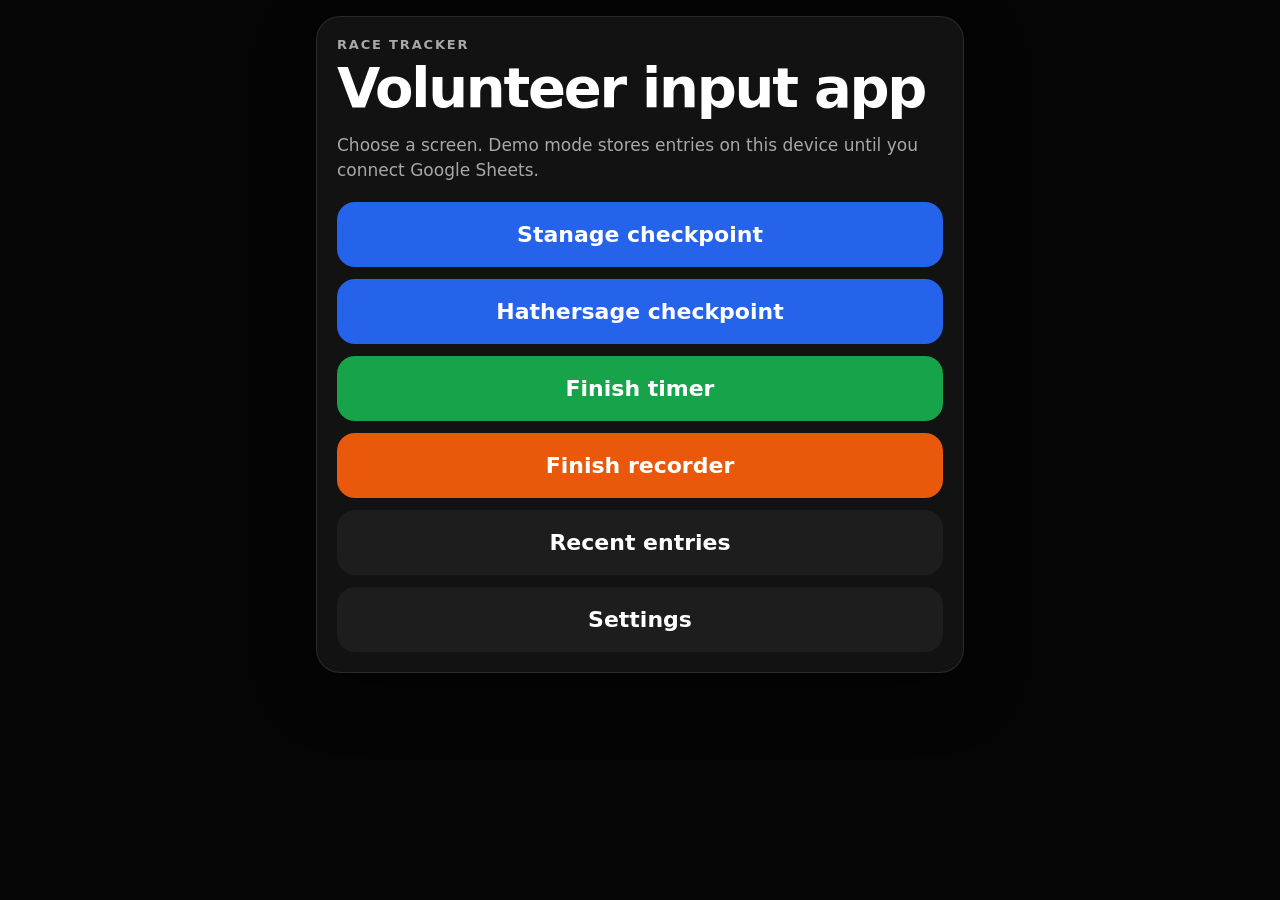
<file: index.html>
<!doctype html>
<html lang="en">
<head>
  <meta charset="utf-8" />
  <meta name="viewport" content="width=device-width, initial-scale=1, viewport-fit=cover" />
  <title>Race Tracker</title>
  <link rel="stylesheet" href="/style.css" />
</head>
<body>
  <main class="screen menu-screen">
    <section class="card">
      <p class="eyebrow">Race Tracker</p>
      <h1>Volunteer input app</h1>
      <p class="muted">Choose a screen. Demo mode stores entries on this device until you connect Google Sheets.</p>

      <div class="menu-grid">
        <a class="menu-button" href="/checkpoint.html?location=Stanage">Stanage checkpoint</a>
        <a class="menu-button" href="/checkpoint.html?location=Hathersage">Hathersage checkpoint</a>
        <a class="menu-button green" href="/timer.html">Finish timer</a>
        <a class="menu-button orange" href="/finish.html">Finish recorder</a>
        <a class="menu-button grey" href="/recent.html">Recent entries</a>
        <a class="menu-button grey" href="/settings.html">Settings</a>
      </div>
    </section>
  </main>
</body>
</html>
</file>
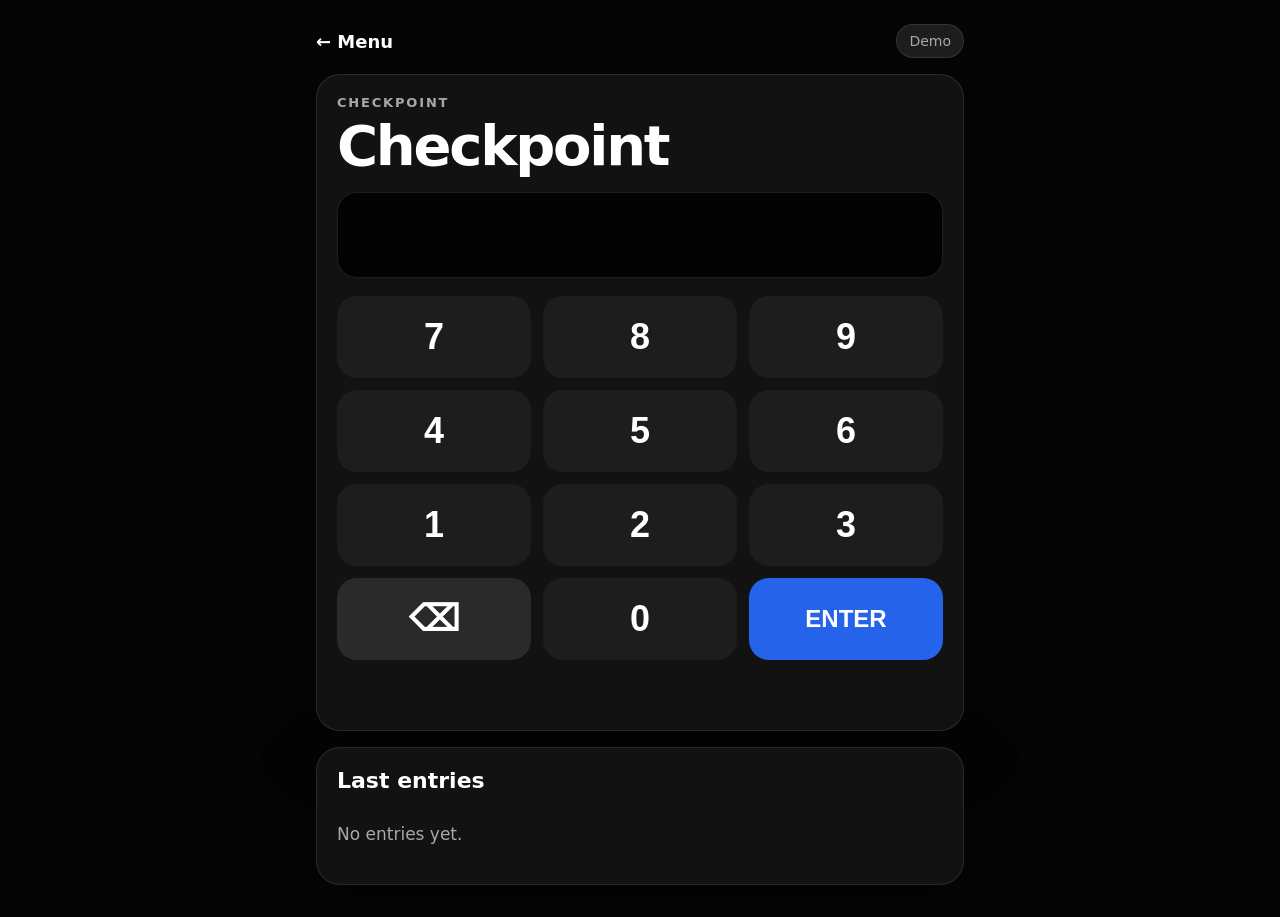
<file: checkpoint.html>
<!doctype html>
<html lang="en">
<head>
  <meta charset="utf-8" />
  <meta name="viewport" content="width=device-width, initial-scale=1, viewport-fit=cover" />
  <title>Checkpoint</title>
  <link rel="stylesheet" href="/style.css" />
</head>
<body>
  <main class="screen">
    <section class="topbar">
      <a href="/index.html" class="small-link">← Menu</a>
      <span id="connectionStatus" class="status-pill">Demo</span>
    </section>

    <section class="card input-card">
      <p class="eyebrow">Checkpoint</p>
      <h1 id="pageTitle">Checkpoint</h1>
      <div id="display" class="number-display">&nbsp;</div>

      <div class="keypad" aria-label="number pad">
        <button data-key="7">7</button>
        <button data-key="8">8</button>
        <button data-key="9">9</button>
        <button data-key="4">4</button>
        <button data-key="5">5</button>
        <button data-key="6">6</button>
        <button data-key="1">1</button>
        <button data-key="2">2</button>
        <button data-key="3">3</button>
        <button data-action="backspace" class="secondary">⌫</button>
        <button data-key="0">0</button>
        <button data-action="submit" class="enter">ENTER</button>
      </div>

      <div id="message" class="message"></div>
    </section>

    <section class="card recent-card">
      <h2>Last entries</h2>
      <div id="recentList" class="recent-list"></div>
    </section>
  </main>
  <script src="/app.js"></script>
</body>
</html>
</file>
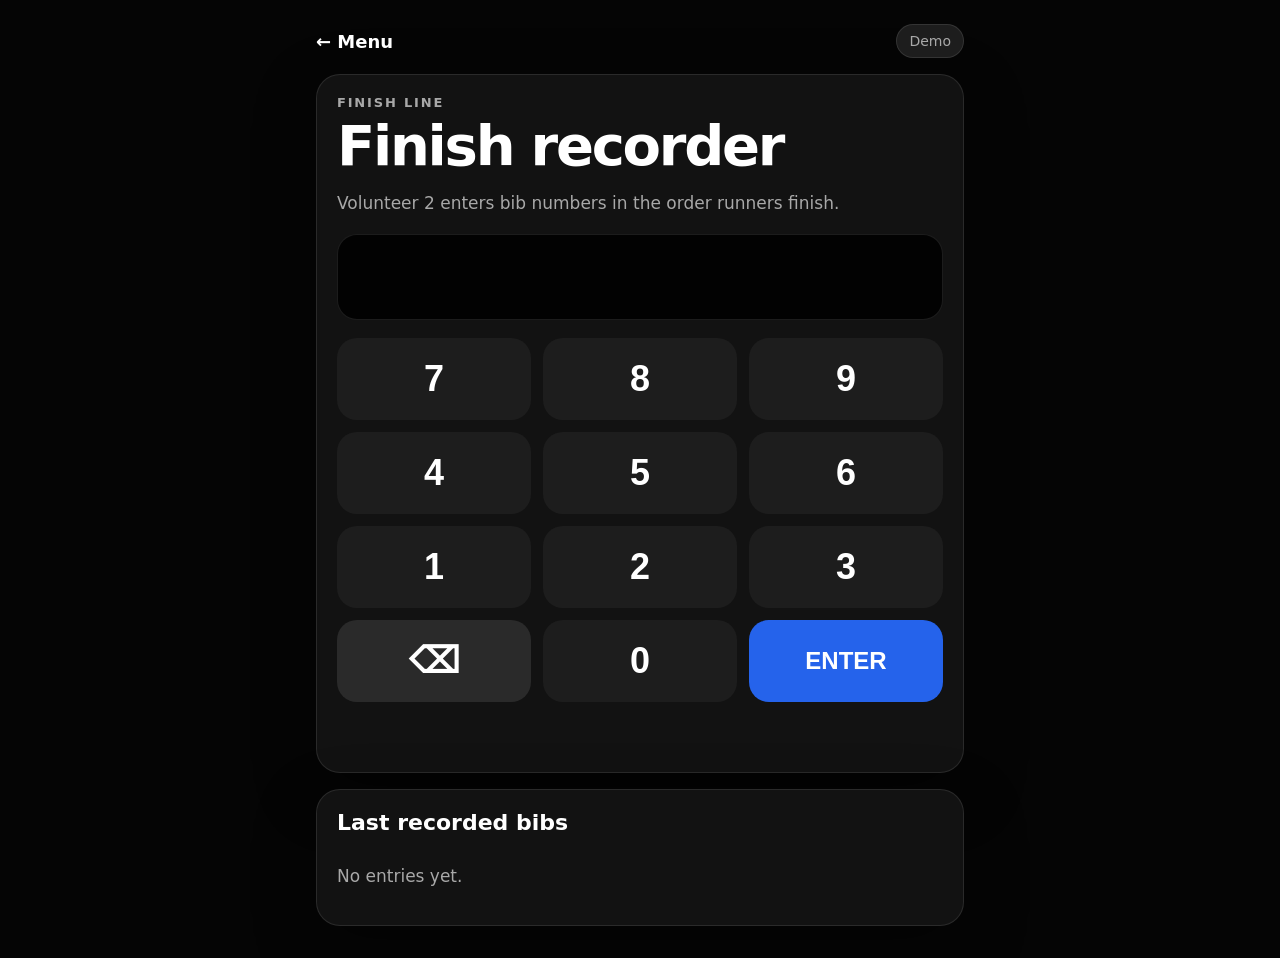
<file: finish.html>
<!doctype html>
<html lang="en">
<head>
  <meta charset="utf-8" />
  <meta name="viewport" content="width=device-width, initial-scale=1, viewport-fit=cover" />
  <title>Finish Recorder</title>
  <link rel="stylesheet" href="/style.css" />
</head>
<body>
  <main class="screen">
    <section class="topbar">
      <a href="/index.html" class="small-link">← Menu</a>
      <span id="connectionStatus" class="status-pill">Demo</span>
    </section>

    <section class="card input-card">
      <p class="eyebrow">Finish line</p>
      <h1>Finish recorder</h1>
      <p class="muted">Volunteer 2 enters bib numbers in the order runners finish.</p>
      <div id="display" class="number-display">&nbsp;</div>

      <div class="keypad" aria-label="number pad">
        <button data-key="7">7</button>
        <button data-key="8">8</button>
        <button data-key="9">9</button>
        <button data-key="4">4</button>
        <button data-key="5">5</button>
        <button data-key="6">6</button>
        <button data-key="1">1</button>
        <button data-key="2">2</button>
        <button data-key="3">3</button>
        <button data-action="backspace" class="secondary">⌫</button>
        <button data-key="0">0</button>
        <button data-action="submit" class="enter">ENTER</button>
      </div>

      <div id="message" class="message"></div>
    </section>

    <section class="card recent-card">
      <h2>Last recorded bibs</h2>
      <div id="recentList" class="recent-list"></div>
    </section>
  </main>
  <script src="/app.js"></script>
</body>
</html>
</file>
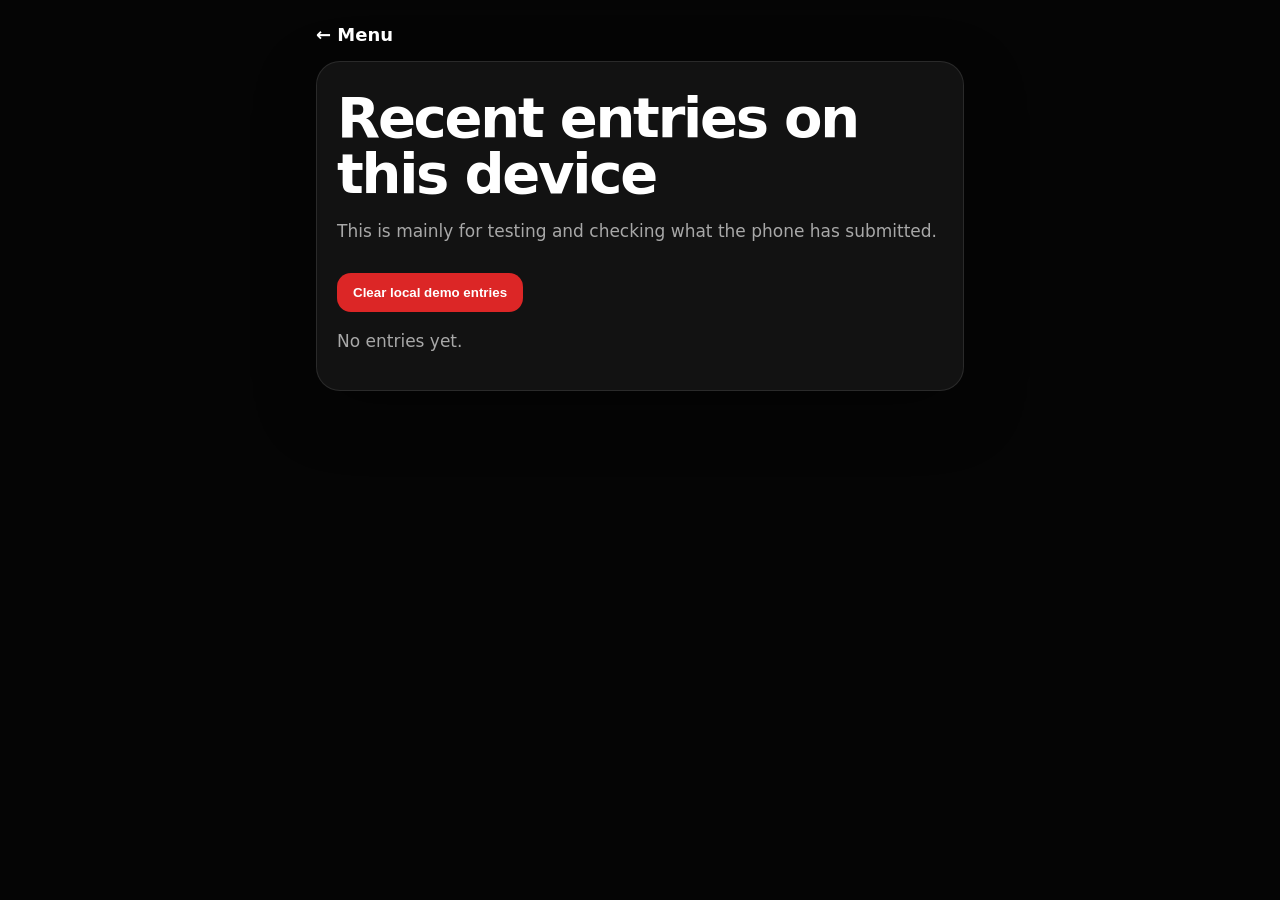
<file: recent.html>
<!doctype html>
<html lang="en">
<head>
  <meta charset="utf-8" />
  <meta name="viewport" content="width=device-width, initial-scale=1, viewport-fit=cover" />
  <title>Recent Entries</title>
  <link rel="stylesheet" href="/style.css" />
</head>
<body>
  <main class="screen">
    <section class="topbar">
      <a href="/index.html" class="small-link">← Menu</a>
    </section>
    <section class="card">
      <h1>Recent entries on this device</h1>
      <p class="muted">This is mainly for testing and checking what the phone has submitted.</p>
      <button id="clearLocal" class="danger-small">Clear local demo entries</button>
      <div id="recentList" class="recent-list large"></div>
    </section>
  </main>
  <script src="/app.js"></script>
</body>
</html>
</file>
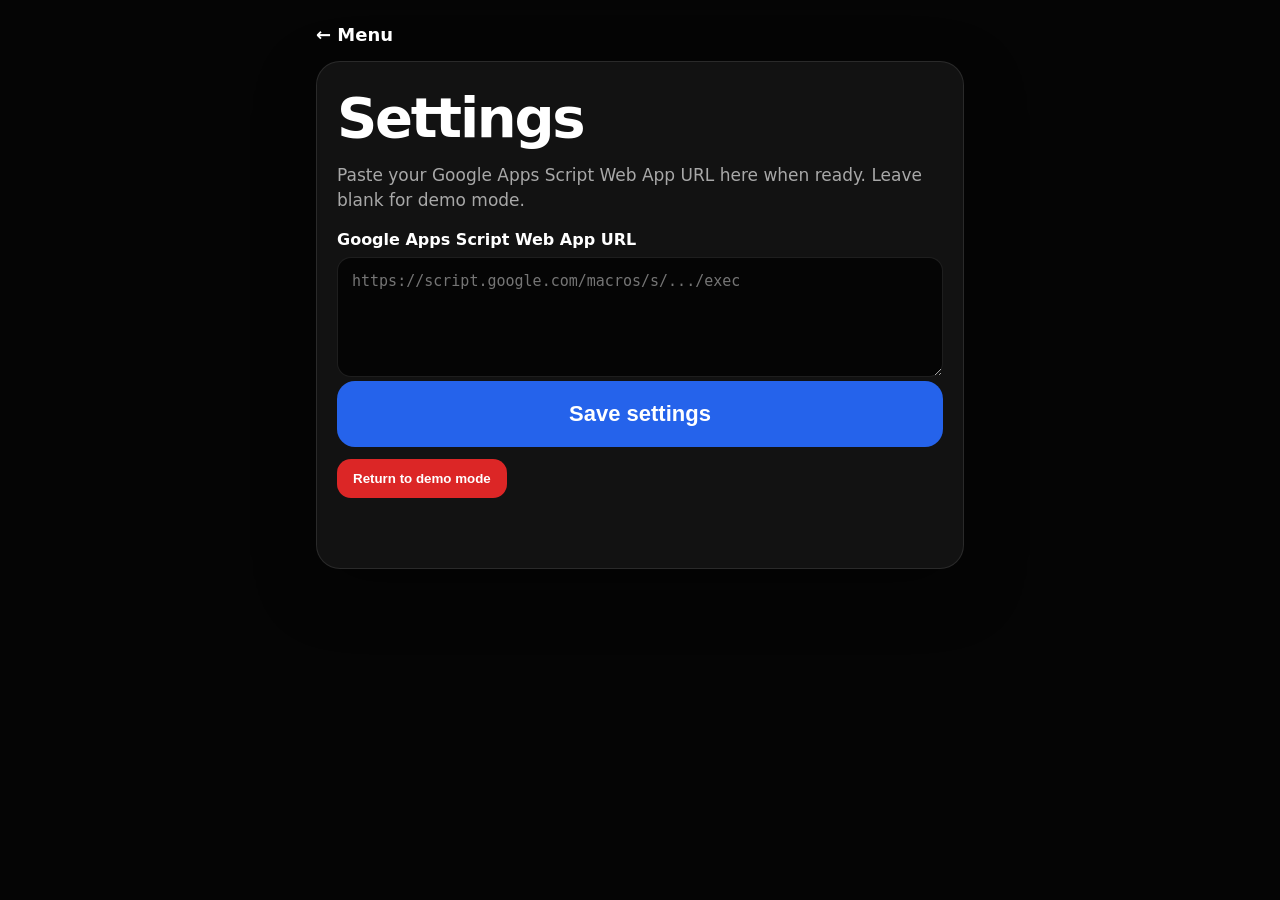
<file: settings.html>
<!doctype html>
<html lang="en">
<head>
  <meta charset="utf-8" />
  <meta name="viewport" content="width=device-width, initial-scale=1, viewport-fit=cover" />
  <title>Settings</title>
  <link rel="stylesheet" href="/style.css" />
</head>
<body>
  <main class="screen">
    <section class="topbar">
      <a href="/index.html" class="small-link">← Menu</a>
    </section>
    <section class="card settings-card">
      <h1>Settings</h1>
      <p class="muted">Paste your Google Apps Script Web App URL here when ready. Leave blank for demo mode.</p>
      <label for="endpoint">Google Apps Script Web App URL</label>
      <textarea id="endpoint" rows="5" placeholder="https://script.google.com/macros/s/.../exec"></textarea>
      <button id="saveSettings" class="menu-button">Save settings</button>
      <button id="clearSettings" class="danger-small">Return to demo mode</button>
      <div id="message" class="message"></div>
    </section>
  </main>
  <script src="/app.js"></script>
</body>
</html>
</file>
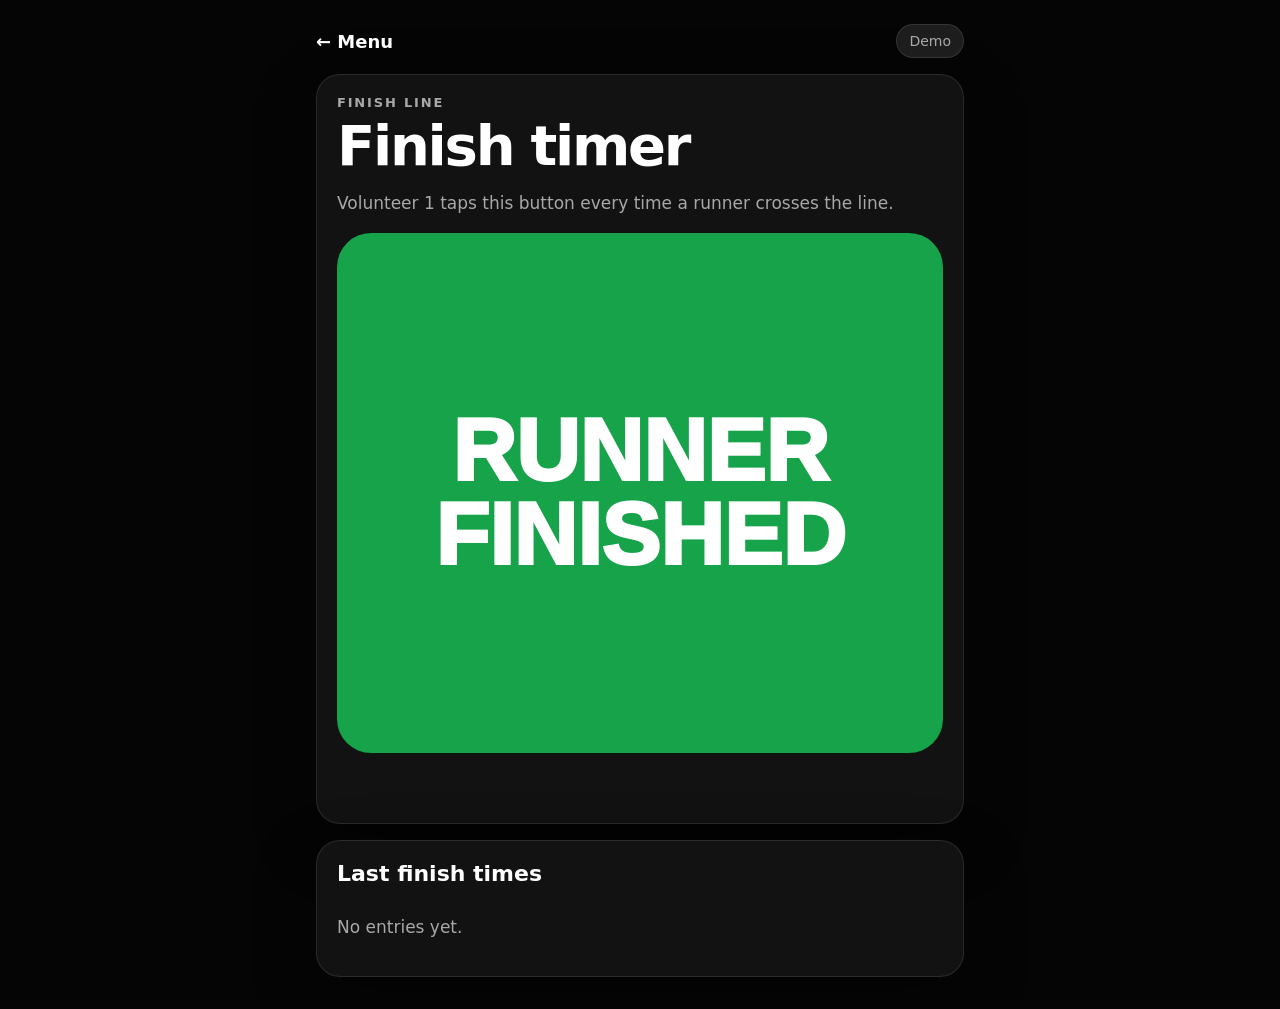
<file: timer.html>
<!doctype html>
<html lang="en">
<head>
  <meta charset="utf-8" />
  <meta name="viewport" content="width=device-width, initial-scale=1, viewport-fit=cover" />
  <title>Finish Timer</title>
  <link rel="stylesheet" href="/style.css" />
</head>
<body>
  <main class="screen timer-screen">
    <section class="topbar">
      <a href="/index.html" class="small-link">← Menu</a>
      <span id="connectionStatus" class="status-pill">Demo</span>
    </section>

    <section class="card input-card">
      <p class="eyebrow">Finish line</p>
      <h1>Finish timer</h1>
      <p class="muted">Volunteer 1 taps this button every time a runner crosses the line.</p>
      <button id="finishButton" class="finish-button">RUNNER FINISHED</button>
      <div id="message" class="message"></div>
    </section>

    <section class="card recent-card">
      <h2>Last finish times</h2>
      <div id="recentList" class="recent-list"></div>
    </section>
  </main>
  <script src="/app.js"></script>
</body>
</html>
</file>
<file: style.css>
:root {
  --bg: #050505;
  --card: #121212;
  --card2: #1d1d1d;
  --text: #ffffff;
  --muted: #a8a8a8;
  --blue: #2563eb;
  --green: #16a34a;
  --orange: #ea580c;
  --red: #dc2626;
  --border: rgba(255,255,255,0.10);
}

* { box-sizing: border-box; }
html, body { margin: 0; min-height: 100%; background: var(--bg); color: var(--text); font-family: system-ui, -apple-system, BlinkMacSystemFont, "Segoe UI", sans-serif; }
body { -webkit-tap-highlight-color: transparent; }

.screen { width: 100%; max-width: 680px; margin: 0 auto; min-height: 100vh; padding: 16px; padding-bottom: calc(16px + env(safe-area-inset-bottom)); }
.card { background: var(--card); border: 1px solid var(--border); border-radius: 24px; padding: 20px; margin-bottom: 16px; box-shadow: 0 20px 60px rgba(0,0,0,.35); }
.topbar { display: flex; align-items: center; justify-content: space-between; padding: 8px 0 16px; }
.small-link { color: white; text-decoration: none; font-weight: 700; font-size: 18px; }
.status-pill { border: 1px solid var(--border); background: var(--card2); border-radius: 999px; padding: 8px 12px; color: var(--muted); font-size: 14px; }
.status-pill.live { background: rgba(22,163,74,.2); color: #86efac; }

h1 { font-size: clamp(34px, 7vw, 56px); line-height: 1; margin: 8px 0 16px; letter-spacing: -0.04em; }
h2 { margin: 0 0 12px; font-size: 22px; }
.eyebrow { text-transform: uppercase; letter-spacing: .14em; color: var(--muted); font-size: 13px; font-weight: 800; margin: 0; }
.muted { color: var(--muted); font-size: 17px; line-height: 1.45; }

.menu-grid { display: grid; gap: 12px; margin-top: 20px; }
.menu-button { display: block; width: 100%; border: 0; border-radius: 18px; padding: 20px; background: var(--blue); color: white; text-decoration: none; font-size: 22px; font-weight: 800; text-align: center; cursor: pointer; }
.menu-button.green { background: var(--green); }
.menu-button.orange { background: var(--orange); }
.menu-button.grey { background: var(--card2); }

.number-display { height: 86px; border-radius: 20px; background: #020202; border: 1px solid var(--border); display: flex; align-items: center; justify-content: center; font-size: 58px; font-weight: 900; letter-spacing: .04em; margin: 18px 0; }
.keypad { display: grid; grid-template-columns: repeat(3, 1fr); gap: 12px; }
.keypad button { height: 82px; border: 0; border-radius: 20px; background: var(--card2); color: white; font-size: 36px; font-weight: 900; cursor: pointer; touch-action: manipulation; }
.keypad button:active, .finish-button:active, .menu-button:active { transform: scale(.985); filter: brightness(1.1); }
.keypad .enter { background: var(--blue); font-size: 24px; }
.keypad .secondary { background: #2a2a2a; }

.finish-button { width: 100%; height: min(58vh, 520px); border: 0; border-radius: 34px; background: var(--green); color: white; font-size: clamp(40px, 12vw, 88px); line-height: .95; font-weight: 1000; cursor: pointer; touch-action: manipulation; }
.message { min-height: 32px; margin-top: 18px; color: #bfdbfe; font-size: 22px; font-weight: 800; }
.message.error { color: #fecaca; }
.message.good { color: #bbf7d0; }

.recent-list { display: grid; gap: 10px; }
.recent-item { background: #070707; border: 1px solid var(--border); border-radius: 16px; padding: 14px; display: flex; justify-content: space-between; gap: 12px; align-items: center; }
.recent-item strong { font-size: 24px; }
.recent-meta { color: var(--muted); font-size: 14px; text-align: right; }
.large .recent-item { display: block; }
.large .recent-meta { text-align: left; margin-top: 4px; }

.settings-card label { display: block; margin: 18px 0 8px; font-weight: 800; }
textarea { width: 100%; border-radius: 14px; border: 1px solid var(--border); background: #050505; color: white; padding: 14px; font-size: 15px; }
.danger-small { border: 0; border-radius: 14px; background: var(--red); color: white; padding: 12px 16px; font-weight: 800; margin-top: 12px; cursor: pointer; }

@media (max-width: 430px) {
  .screen { padding: 12px; }
  .card { padding: 16px; border-radius: 20px; }
  .keypad { gap: 10px; }
  .keypad button { height: 76px; font-size: 32px; }
  .number-display { height: 78px; font-size: 52px; }
}
</file>
